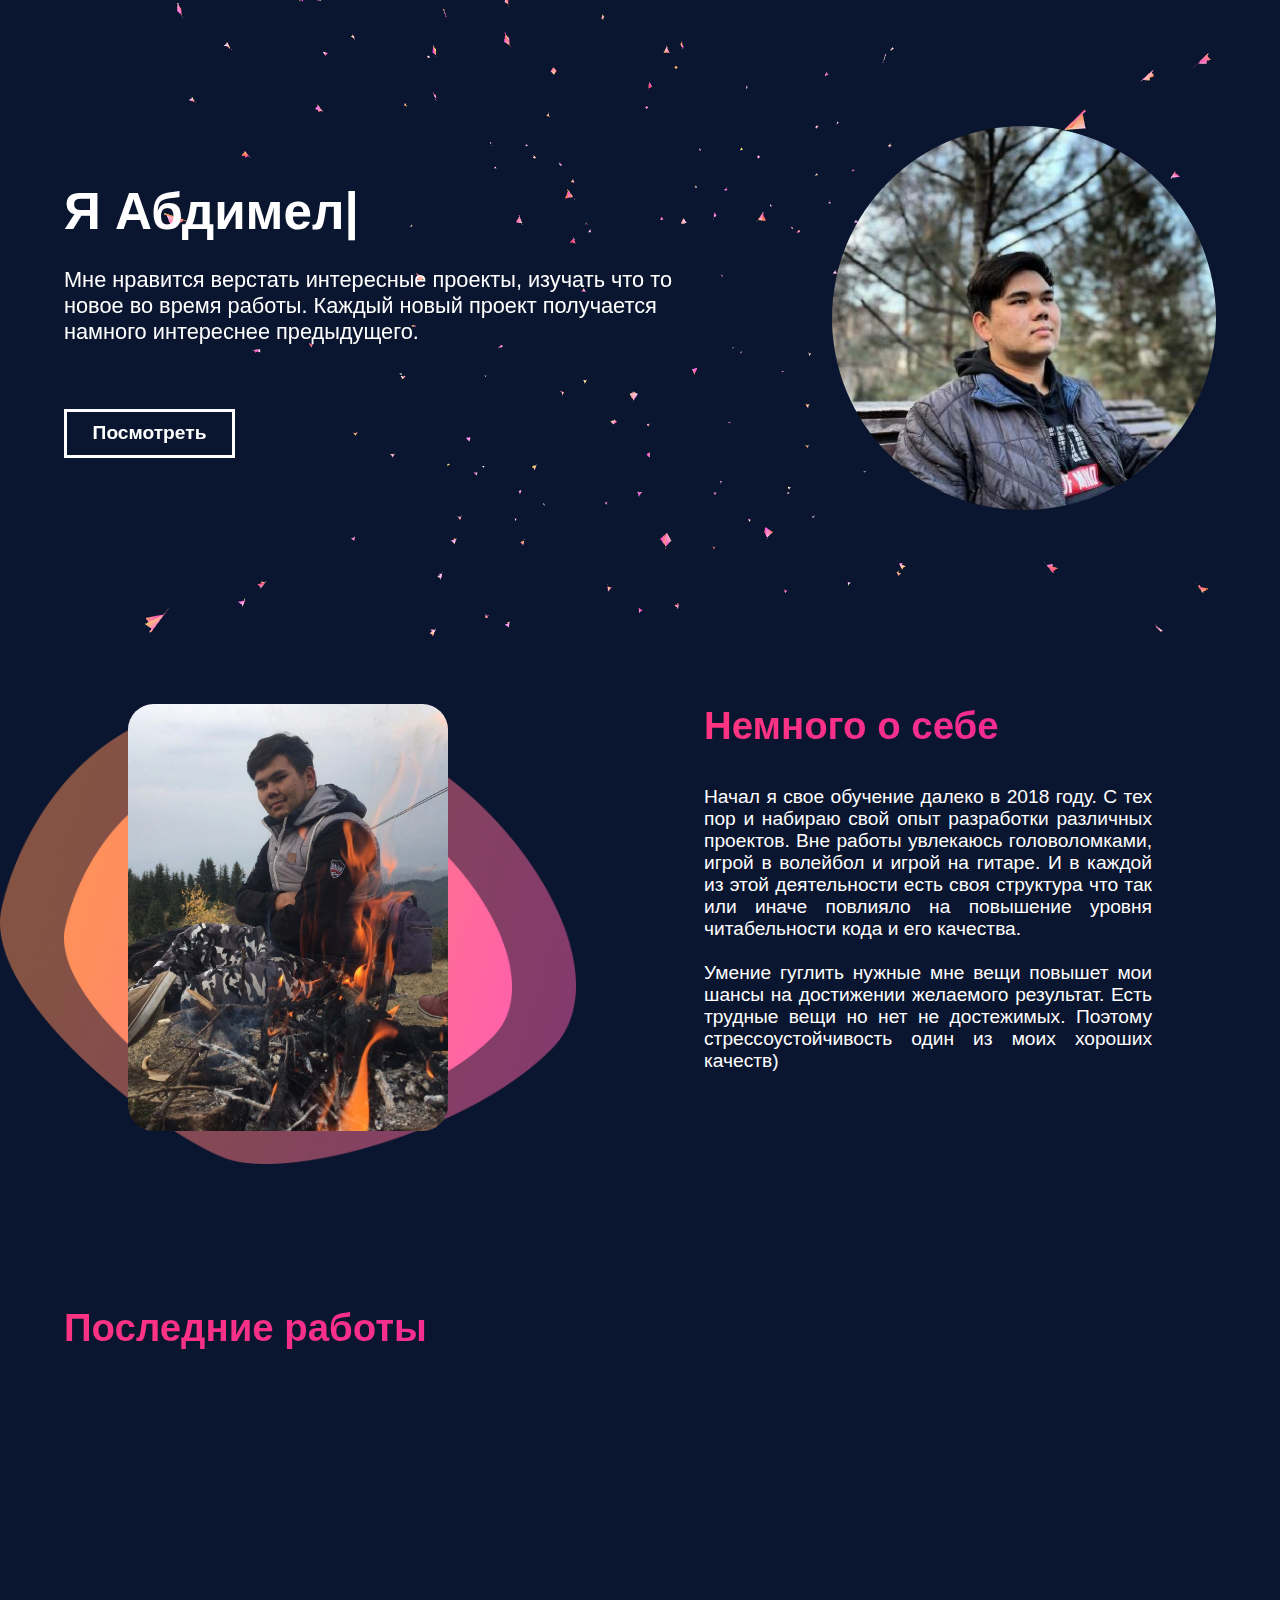
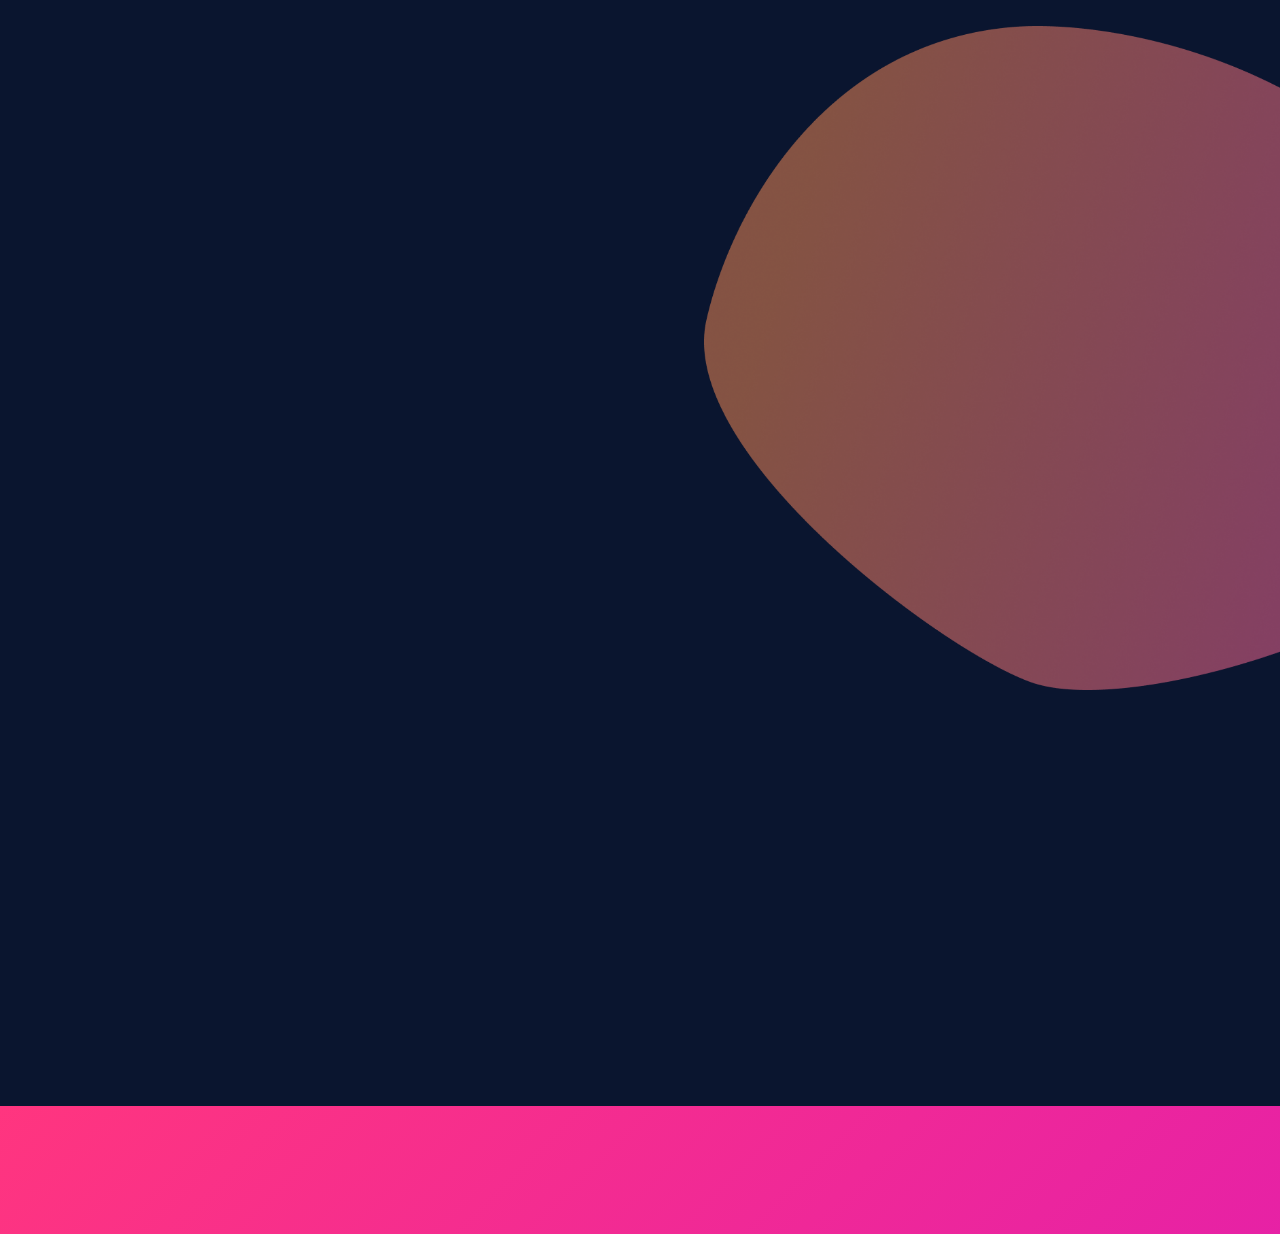
<file: index.html>
<!DOCTYPE html>
<html lang="en">

<head>
    <meta charset="UTF-8">
    <meta http-equiv="X-UA-Compatible" content="IE=edge">
    <meta name="viewport" content="width=device-width, initial-scale=1.0">
    <link rel="stylesheet" href="style.css">
    <title>Portfolio</title>
</head>

<body>
    <nav class="navbar">
        <ul>
            <li><a class="scrollto" href="#intro">Главная</a></li>
            <li><a class="scrollto" href="#about">Обо мне</a></li>
            <li><a class="scrollto" href="#portfolio">Портфолио</a></li>
            <li><a class="scrollto" href="#contacts">Контакты</a></li>
        </ul>
    </nav>
    <header class="intro" id="intro">

        <div class="text anim-items anim-no-hide">
            <h1>Я <span class="type_text"></span></h1>
            <p>Мне нравится верстать интересные проекты, изучать что то новое во время работы. Каждый новый проект
                получается намного интереснее предыдущего.</p>

            <button>
                <a href="portfolio.html">Посмотреть</a>
            </button>
        </div>
        <div>
            <img class="anim-items anim-no-hide" src="assets/img/my.jfif" alt="Rustam">
        </div>

    </header>

    <section class="about" id="about">
        <div class="back_vector">
            <img src="assets/img/vector_2.png" alt="">
            <img src="assets/img/vector.png" alt="">
        </div>
        <div class="about_img  anim-items anim-no-hide">
            <img src="assets/img/my_third.jpg" alt="">
        </div>
        <div class="about_text  anim-items anim-no-hide">
            <h3 class="back_text">Немного о себе</h3>
            <p>
                Начал я свое обучение далеко в 2018 году. С тех пор и набираю свой опыт разработки различных проектов.
                Вне работы увлекаюсь головоломками, игрой в волейбол и игрой на гитаре. И в каждой из этой деятельности
                есть своя структура что так или иначе повлияло на повышение уровня читабельности кода и его качества.
                <br><br>
                Умение гуглить нужные мне вещи повышет мои шансы на достижении желаемого результат. Есть трудные вещи но
                нет не достежимых. Поэтому стрессоустойчивость один из моих хороших качеств)
            </p>
        </div>
    </section>

    <section class="portfolio_main" id="portfolio">
        <h3 class="back_text"> Последние работы</h3>
        <img src="assets/img/vector_2.png" alt="">
        <div class="portfolio">

            <div class=" portfolio_line">
                <ul class="press anim-items anim-no-hide">
                    <li class="press-item"></li>
                    <li class="press-item"></li>
                    <li class="press-item"></li>
                    <li class="press-item"></li>
                </ul>
                <div class="portfolio_text anim-items anim-no-hide">
                    <h1 class="back_text">Разработка web-страницы</h1>
                    <p>
                        Разработка страницы Регистрации и Авторизации для компьютерной версии, а так же с добовлением мобильной адаптации. Путем использования классических знаний HTML, CSS и JS
                    </p>

                    <button><a href="https://rustam2002.github.io/project_03/">Посмотреть</a></button>
                </div>
            </div>

            <div class=" portfolio_line">
                <div class="portfolio_text anim-items anim-no-hide">
                    <h1 class="back_text">Разработка landing page</h1>
                    <p>
                        Разработка Landing page, сайта визитки для компьютерной версии. С добовлением анимации на JS.
                    </p>
                    <button><a href="https://rustam2002.github.io/CleaningX/">Посмотреть</a></button>
                </div>
                <ul class="press anim-items anim-no-hide" >
                    <li class="press-item"></li>
                    <li class="press-item"></li>
                    <li class="press-item"></li>
                    <li class="press-item"></li>
                </ul>
                
            </div>

            <div class=" portfolio_line">
                <ul class="press anim-items anim-no-hide">
                    <li class="press-item"></li>
                    <li class="press-item"></li>
                    <li class="press-item"></li>
                    <li class="press-item"></li>
                </ul>
                <div class="portfolio_text anim-items anim-no-hide">
                    <h1 class="back_text">Разработка макета</h1>
                    <p>Разработка макета первой страницы интернет магазина кофейных товаров. При использованием классических знаний HTML  CSS. </p>
                    <button><a href="https://rustam2002.github.io/coffee/">Посмотреть</a></button>
                </div>
            </div>


        </div>
    </section>

    <footer id="contacts">
        <div>
            <ul>
                <li class="anim-items anim-no-hide"><img src="assets/img/linkedin.svg" alt="">
                    <h4>LinkedIn</h4>
                </li>
                <li class="anim-items anim-no-hide"><img src="assets/img/github.svg" alt=""><h4>Github</h4></li>
                <li class="anim-items anim-no-hide"><img src="assets/img/telegram.svg" alt=""><h4>Telegram</h4></li>
                <li class="anim-items anim-no-hide"><img src="assets/img/vk.png" alt=""><h4>Vkontakte</h4></li>
                <li class="anim-items anim-no-hide"><img src="assets/img/phone.svg" alt=""><h4>Контакты</h4></li>
            </ul>
        </div>
    </footer>
    <script src="assets/js/three.min.js"></script>
    <script src="assets/js/vanta.birds.min.js"></script>
    <!-- <script src="assets/js/vanta.halo.min.js"></script> -->
    <script src="assets/js/jquery.js"></script>
    <script src="assets/js/typed.min.js"></script>
    <script src="assets/js/script.js"></script>

</body>

</html>
</file>
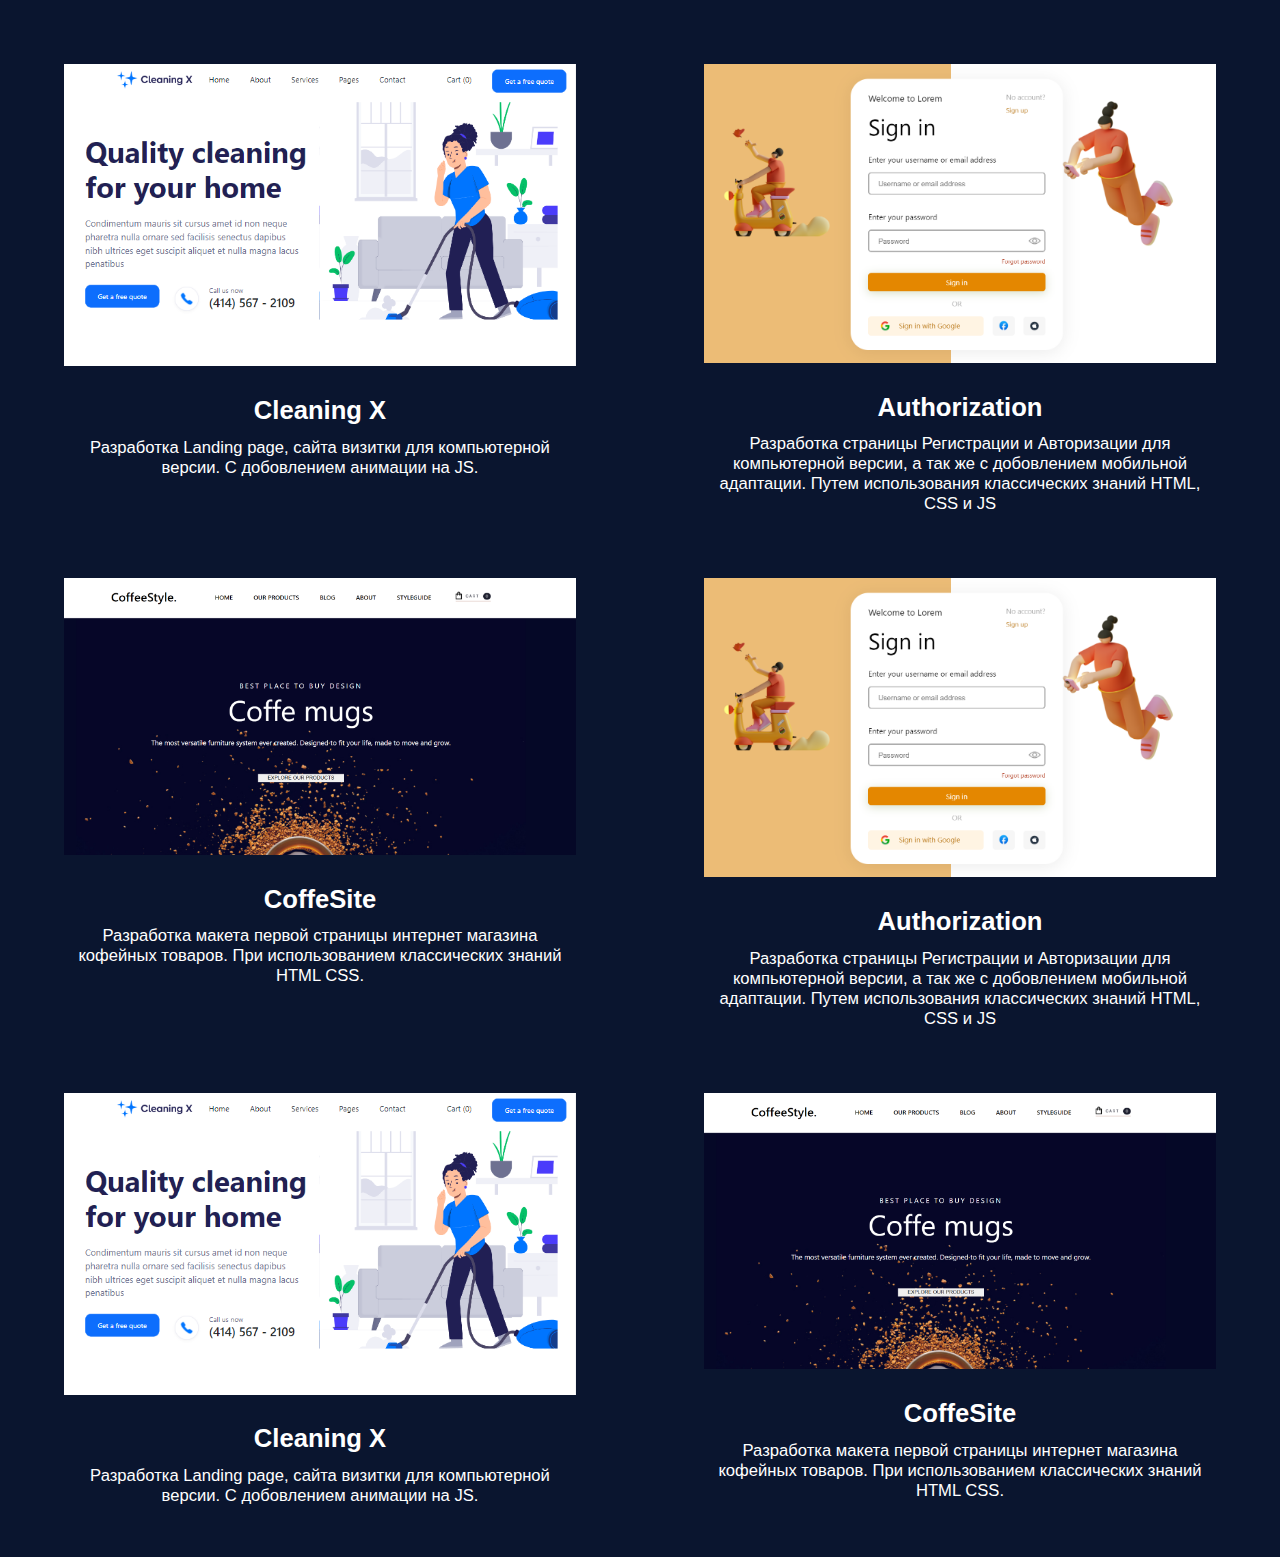
<file: portfolio.html>
<!DOCTYPE html>
<html lang="en">

<head>
    <meta charset="UTF-8">
    <meta http-equiv="X-UA-Compatible" content="IE=edge">
    <meta name="viewport" content="width=device-width, initial-scale=1.0">
    <link rel="stylesheet" href="style.css">
    <title>Portfolio</title>
</head>

<body>
    <section class="portfolio_full">
        <div class="main_blocks_full">
            <div>
                <img src="assets/img/port_1.png" alt="port">
                <div class="full_text">
                    <h1>Cleaning X</h1>
                    <p>Разработка Landing page, сайта визитки для компьютерной версии. С добовлением анимации на JS.</p>
                </div>
            </div>
            <div>
                <img src="assets/img/port_2.png" alt="port">
                <div class="full_text">
                    <h1>Authorization</h1>
                    <p>Разработка страницы Регистрации и Авторизации для компьютерной версии, а так же с добовлением
                        мобильной адаптации. Путем использования классических знаний HTML, CSS и JS</p>
                </div>
            </div>
            <div>
                <img src="assets/img/port_3.png" alt="port">
                <div class="full_text">
                    <h1>CoffeSite</h1>
                    <p>Разработка макета первой страницы интернет магазина кофейных товаров. При использованием
                        классических знаний HTML CSS.</p>
                </div>
            </div>
            <div>
                <img src="assets/img/port_2.png" alt="port">

                <div class="full_text">
                    <h1>Authorization</h1>
                    <p>Разработка страницы Регистрации и Авторизации для компьютерной версии, а так же с добовлением
                        мобильной адаптации. Путем использования классических знаний HTML, CSS и JS</p>
                </div>
            </div>
            <div>
                <img src="assets/img/port_1.png" alt="port">
                <div class="full_text">
                    <h1>Cleaning X</h1>
                    <p>Разработка Landing page, сайта визитки для компьютерной версии. С добовлением анимации на JS.</p>
                </div>
            </div>
            <div>
                <img src="assets/img/port_3.png" alt="port">
                <div class="full_text">
                    <h1>CoffeSite</h1>
                    <p>Разработка макета первой страницы интернет магазина кофейных товаров. При использованием
                        классических
                        знаний HTML CSS.</p>
                </div>
            </div>
        </div>
    </section>
</body>

</html>
</file>
<file: style.css>
*{
    margin: 0;
    padding: 0;
    box-sizing: border-box;
}
a{
    text-decoration: none ;
    color: white;
}
body{
    position: relative;
    font-family: 'Segoe UI', Tahoma, Geneva, Verdana, sans-serif;
}

nav{
    background-color: #05205e;
    position:fixed;
    z-index: 999;
    top: 0;
    width: 100%;
    height: 4vw;
    opacity: 0;
    transition: 0.3s ease-in-out;
}
.intro{
    height: 50vw;
    width: 100%;
    z-index: 1;
    display: flex;
    justify-content: space-between;
    align-items: center;
}
.intro .text{
    color: white;
    width: 50vw;
    transition: all 0.7s ease-in-out;
    opacity: 0;
    transform: translate(0,20%);
}
.intro .text.active{
    transform: translate(0,0);
    opacity: 1;
}
.intro h1{
    font-size: 4vw;
}
.intro p{
    font-size: 1.7vw;
    padding: 2vw 0;
    padding-bottom: 5vw
}
.intro button{
    background-color: inherit;
    padding: .8vw 2vw;;
    font-size: 1.5vw;
    color: white;
    font-weight: 600;
    border: .3vw solid white;
    transition: 0.3s ease-in-out;
    cursor: pointer;
}
.intro button:hover{
    transform: scale(1.1);
}
.intro img{
    border-radius: 50%;
    width: 30vw;
    transition: all 0.7s ease-in-out;
    opacity: 0;
    transform: translate(0,-20%);
}
.intro img.active{
    transform: translate(0,0);
    opacity: 1;
}


.about{
    background-color: #0a152f;
    height: 47vw;
    width: 100%;
    display: flex;
    justify-content: space-between;
    align-items: flex-start;
    padding-top: 5vw;
    overflow: hidden;
    z-index: 99;
    position: relative;
}
.about_img{
    display: flex;
    align-items: center;
    flex-direction: column;
    justify-content: flex-end;
    padding: 0vw 10vw;
    padding-right: 5vw;
    transition: all 0.7s ease-in-out;
    opacity: 0;
    transform: translate(-50%,0);
    z-index: 99;
}
.about_img.active{
    transform: translate(0,0);
    opacity: 1;
}
.about_img img{
    width: 25vw;
    border-radius: 2vw;
    transition: 0.5s ease-in-out;
}
.about_img img:hover{
    transform: scale(1.1);
}
.about_text{
    z-index: 99;
    transition: all 0.7s ease-in-out 0.5s;
    opacity: 0;
    transform: translate(50%,0);
}
.about_text.active{
    transform: translate(0,0);
    opacity: 1;
}
.about_text p{
    width: 45vw;
    color: white ;
    font-size: 1.5vw;
    text-align: justify;
    padding: 3vw 10vw 0vw 0vw;
}
.back_text{
    font-size: 3vw;
    background-size: 300% 300%;
    background-image: linear-gradient(
        -45deg, 
        rgb(251, 110, 16) 0%, 
        rgba(255,146,89,1) 25%, 
        rgb(219, 24, 183) 51%, 
        rgba(255,53,127,1) 100%
  );  
     -webkit-background-clip: text;
     -webkit-text-fill-color: transparent;
  color: #0B2349;
  animation: AnimateBG 10s ease infinite;
}
@keyframes AnimateBG { 
    0%{background-position:0% 50%}
    50%{background-position:100% 50%}
    100%{background-position:0% 50%}
  }
.about .back_vector{
    position: absolute;
    top: 10vw;
    left: 5vw;
    z-index: 98;
    width: 20vw;
    height: 20vw;
}
.about .back_vector img{
    width: 35vw;
    animation: rotate2 15s infinite linear;
}
.about .back_vector img:first-child{
    width: 45vw;
    position: absolute;
    top: -5vw;
    left: -5vw;
    z-index: 97;
    animation: rotate1 15s infinite linear;
}

@keyframes rotate1 {
    0%{transform: rotate(0deg);}
    100%{transform: rotate(360deg);}
}

@keyframes rotate2 {
    0%{transform: rotate(360deg);}
    100%{transform: rotate(0deg);}
}

.portfolio_main{    
    background-color: #0a152f;
    position: relative;
    overflow: hidden;
}
.portfolio_main h3{
    padding: 5vw;
    padding-bottom: 2vw;
}
.portfolio{
    display: flex;
    justify-content: space-around;
    flex-wrap: wrap;
    padding: 0 2vw;
    z-index: 99;
}

.press {
    width: 43vw;
    height: 30vw;
    padding: 2vw 0;
    display: flex;
    z-index: 99;
  }
  .portfolio  .portfolio_line .press .press-item{
    list-style: none !important;   
    width: 25vw !important;
    background-repeat: no-repeat !important;
    background-size: cover !important;
    height: 25.5vw;
    transition: 0.5s;
  }
  .portfolio .portfolio_line:nth-child(1) .press-item{
    background: url(assets/img/port_2.png);
  }
  .portfolio .portfolio_line:nth-child(2) .press-item {
    background: url(assets/img/port_1.png);
  }
  .portfolio .portfolio_line:nth-child(3) .press-item {
    background: url(assets/img/port_3.png);
  }
  .press:hover .press-item:nth-child(odd) {
    cursor: pointer;
    transform: skewY(-15deg);
    box-shadow: inset 1vw 0 2vw rgba(0,0,0, .5);
  }
  .press:hover .press-item:nth-child(even) {
    cursor: pointer;
    transform: skewY(15deg);
    box-shadow: inset 1vw 0 2vw #00000080;
  }
  .portfolio .press .press-item:nth-child(1) {
    background-position: 0;
  }
  .portfolio .press .press-item:nth-child(2) {
    background-position: -10.71vw;
  }
  .portfolio .press .press-item:nth-child(3) {
    background-position: -21.42vw;
  }
  .portfolio  .press .press-item:nth-child(4) {
    background-position: -32.13vw;
  }
  .portfolio_main img{
    top: 30vw;
    right: -20vw;
    width: 65vw;
    position: absolute;
    z-index: 70;
    animation: rotate1 25s infinite linear;
  }
  .portfolio_line{
    width: 100%;
    display: flex;
    justify-content: space-between;
    padding: 0 3vw;
    padding-top: 3vw;
    z-index: 99;
  }
  .portfolio_line:nth-child(odd) .portfolio_text{
    text-align: right;
    align-items: flex-end;
    transform: translate(100%, 0%);
    transition: all 0.7s ease-in-out;
    opacity: 0;
  }
  .portfolio_line:nth-child(even) .portfolio_text{
    transform: translate(-100%, 0%);
    transition: all 0.7s ease-in-out;
    opacity: 0;
  }
  .portfolio_line .portfolio_text.active{
    opacity: 1;
    transform: translate(0,0)
  }
  .portfolio_line:nth-child(odd) .press{
    opacity: 0;
    transform: translate(-100%,0);
    transition: all 0.7s ease-in-out;
  }
  .portfolio_line:nth-child(even) .press{
    opacity: 0;
    transform: translate(100%,0);
    transition: all 0.7s ease-in-out;
  }
 .portfolio_line .press.active{
    transform: translate(0,0);
    opacity: 1;
 }
.portfolio_text{
    width: 40vw;
    padding-top: 2vw;
    color: white;
    display: flex;
    flex-direction: column;
    align-items: flex-start;
}
.portfolio .portfolio_line:last-child{
    padding-bottom: 5vw;
}
.portfolio_text h1{
    font-size: 2.5vw;
}
.portfolio_text p{
    padding-top: 2vw;
    padding-bottom: 4vw;
    font-size: 1.4vw;
    width: 30vw;
}
.portfolio_text button{
    background-color: transparent;
    border: .3vw solid white;
    padding: .6vw 1.5vw;
    font-size: 1.3vw;
    transition: 0.4s ease-in-out;
}
.portfolio_text button:hover{
    transform: scale(1.1);
}


footer{
    background-size: 300% 300%;
    background-image: linear-gradient(
        -45deg, 
        rgb(251, 110, 16) 0%, 
        rgba(255,146,89,1) 25%, 
        rgb(219, 24, 183) 51%, 
        rgba(255,53,127,1) 100%
  );  
  animation: AnimateBG 15s ease infinite;
  padding: 2vw 5vw;
  height: 10vw;
  display: flex;
  justify-content: center;
  align-items:center ;
}
footer img{
    width: 3vw;
    transition: 0.4s ease-in-out;
}

footer h4{
    font-size: 1.3vw;
    padding-top: .4vw;
}

footer div ul{
    width: 50vw;
    display: flex;
    justify-content: space-between;
}
footer ul li{
    list-style-type: none;
    display: flex;
    flex-direction: column;
    align-items: center;
    cursor: pointer;
    transform: translate(0,50%);
    opacity: 0;
}

footer ul li:nth-child(1){
    transition: 0.5s ease-in-out 0.1s;
}
footer ul li:nth-child(2){
    transition: 0.5s ease-in-out 0.2s;
}
footer ul li:nth-child(3){
    transition: 0.5s ease-in-out 0.3s;
}
footer ul li:nth-child(4){
    transition: 0.5s ease-in-out 0.4s;
}
footer ul li:nth-child(5){
    transition: 0.5s ease-in-out 0.5s;
}
footer ul li:hover img{
    transform: scale(1.1);
}
footer ul li.active{
    transform: translate(0,0);
    opacity: 1;
}

.navbar ul{
    display: flex;
    justify-content: space-between;
    width: 40vw;
}
.navbar ul li{
    list-style-type: none;
    font-size: 1.3vw;
    font-weight: 500;
    padding: .5vw 0;
    transition: 0.3s ease-in-out;
}
.navbar ul li:hover{
    border-bottom: .3vw solid white;
    padding-bottom: .2vw;
}
.navbar{
    display: flex;
    justify-content: center;
    align-items: center;
}
/* @media(min-width:1600px){
    section{
        padding:0  10vw;
    }
} */

.portfolio_full{
    background-color: #0a152f;
    width: 100%;
    padding-bottom: 4vw;
}
.main_blocks_full{
    display: flex;
    flex-wrap: wrap;
    color: white;
    justify-content: space-around;
}
.main_blocks_full div{
    margin-top: 5vw;
}
.main_blocks_full div img{
    width: 40vw;
}
.full_text{
    width: 38vw;
    text-align: center;
    margin: auto;
    margin-top: 2vw !important;
}
.full_text h1{
    font-size: 2vw;
    padding-bottom: 1vw;
}
.full_text p{
    font-size: 1.3vw;
    font-family: 'Segoe UI', Tahoma, Geneva, Verdana, sans-serif;
}
</file>
